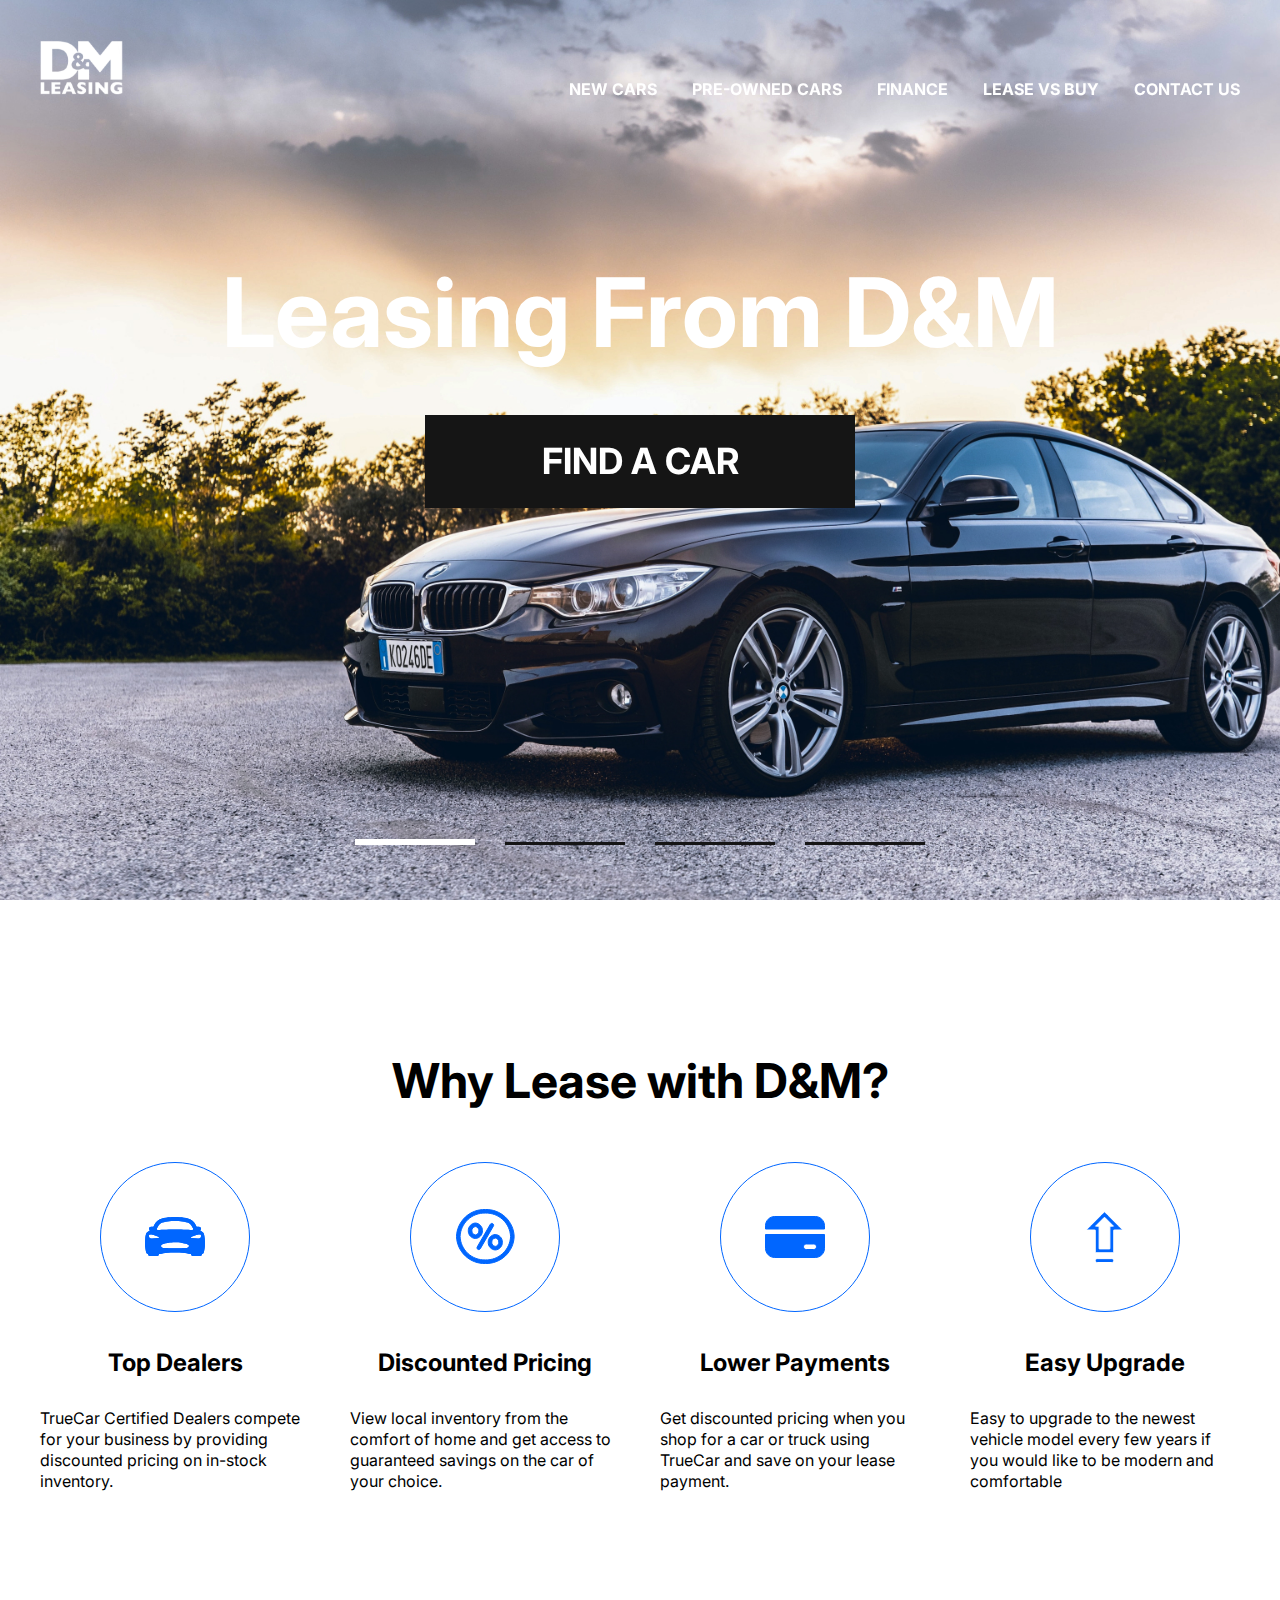
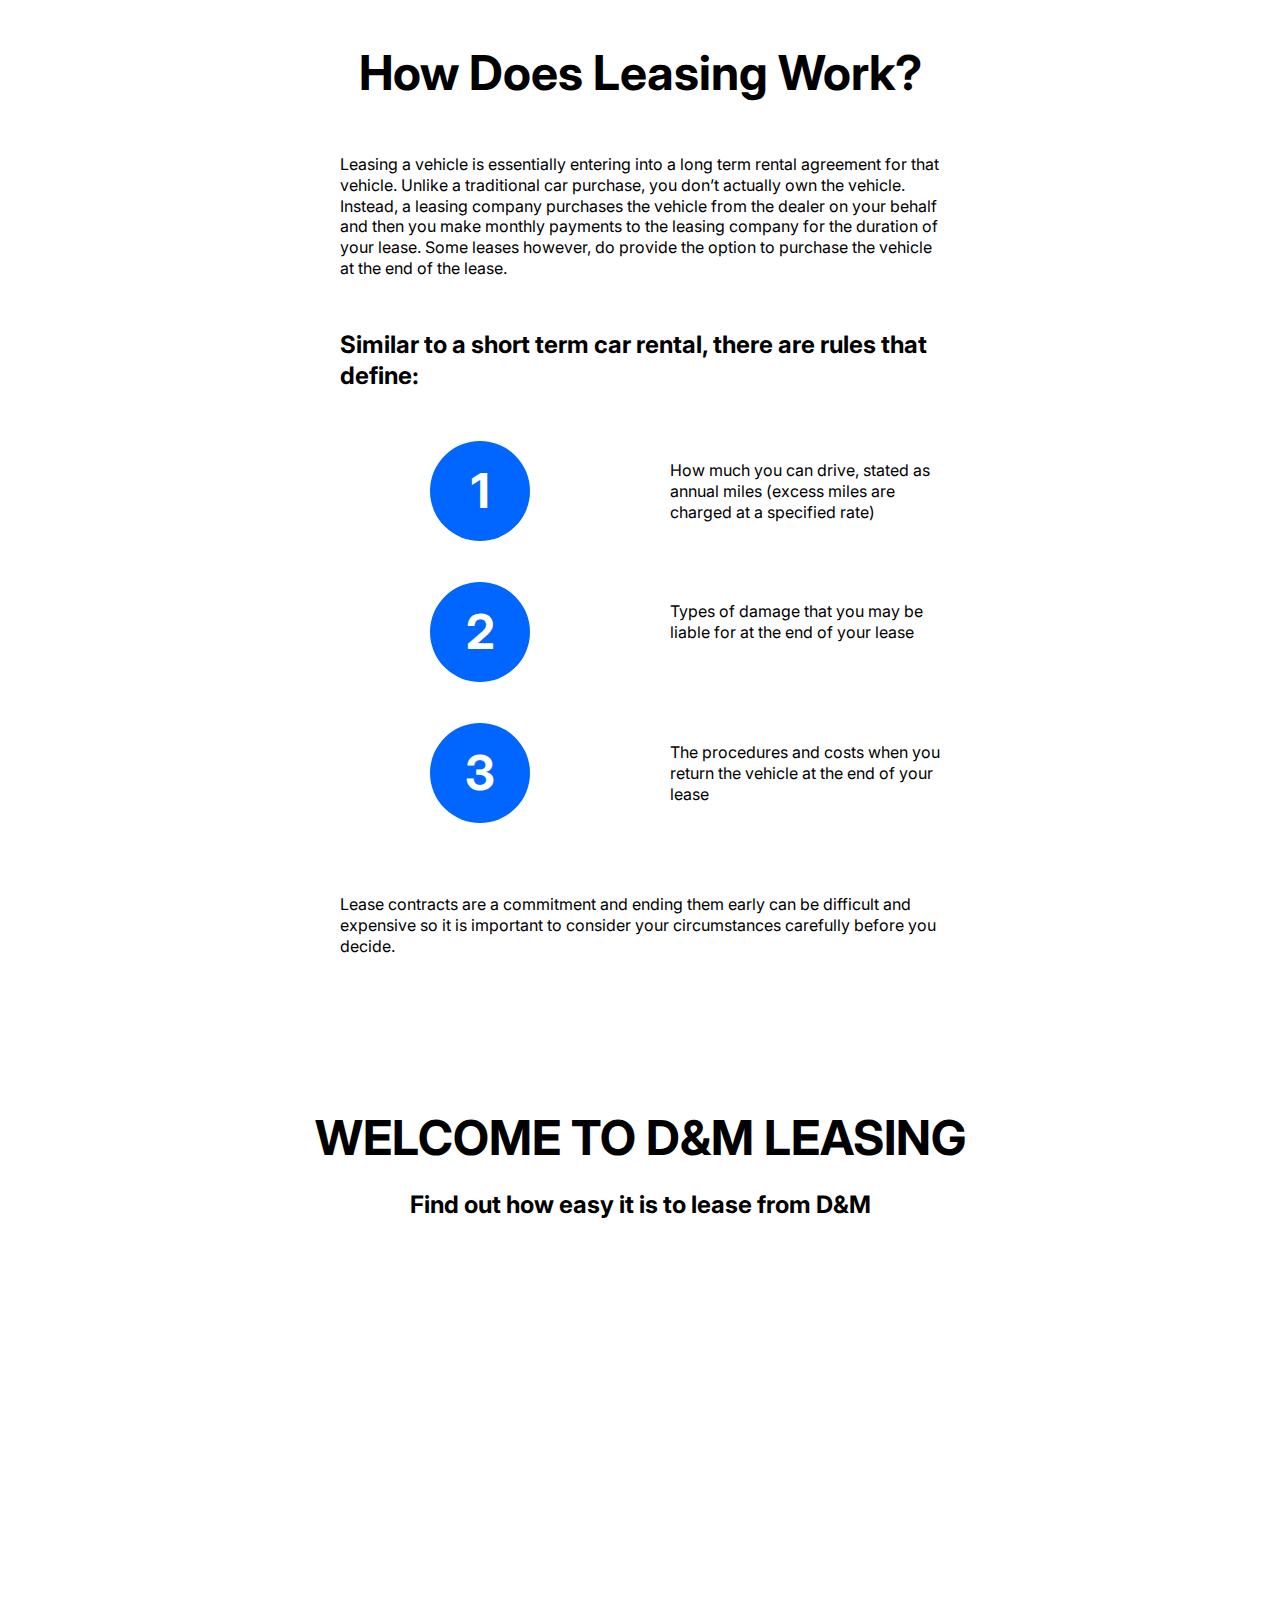
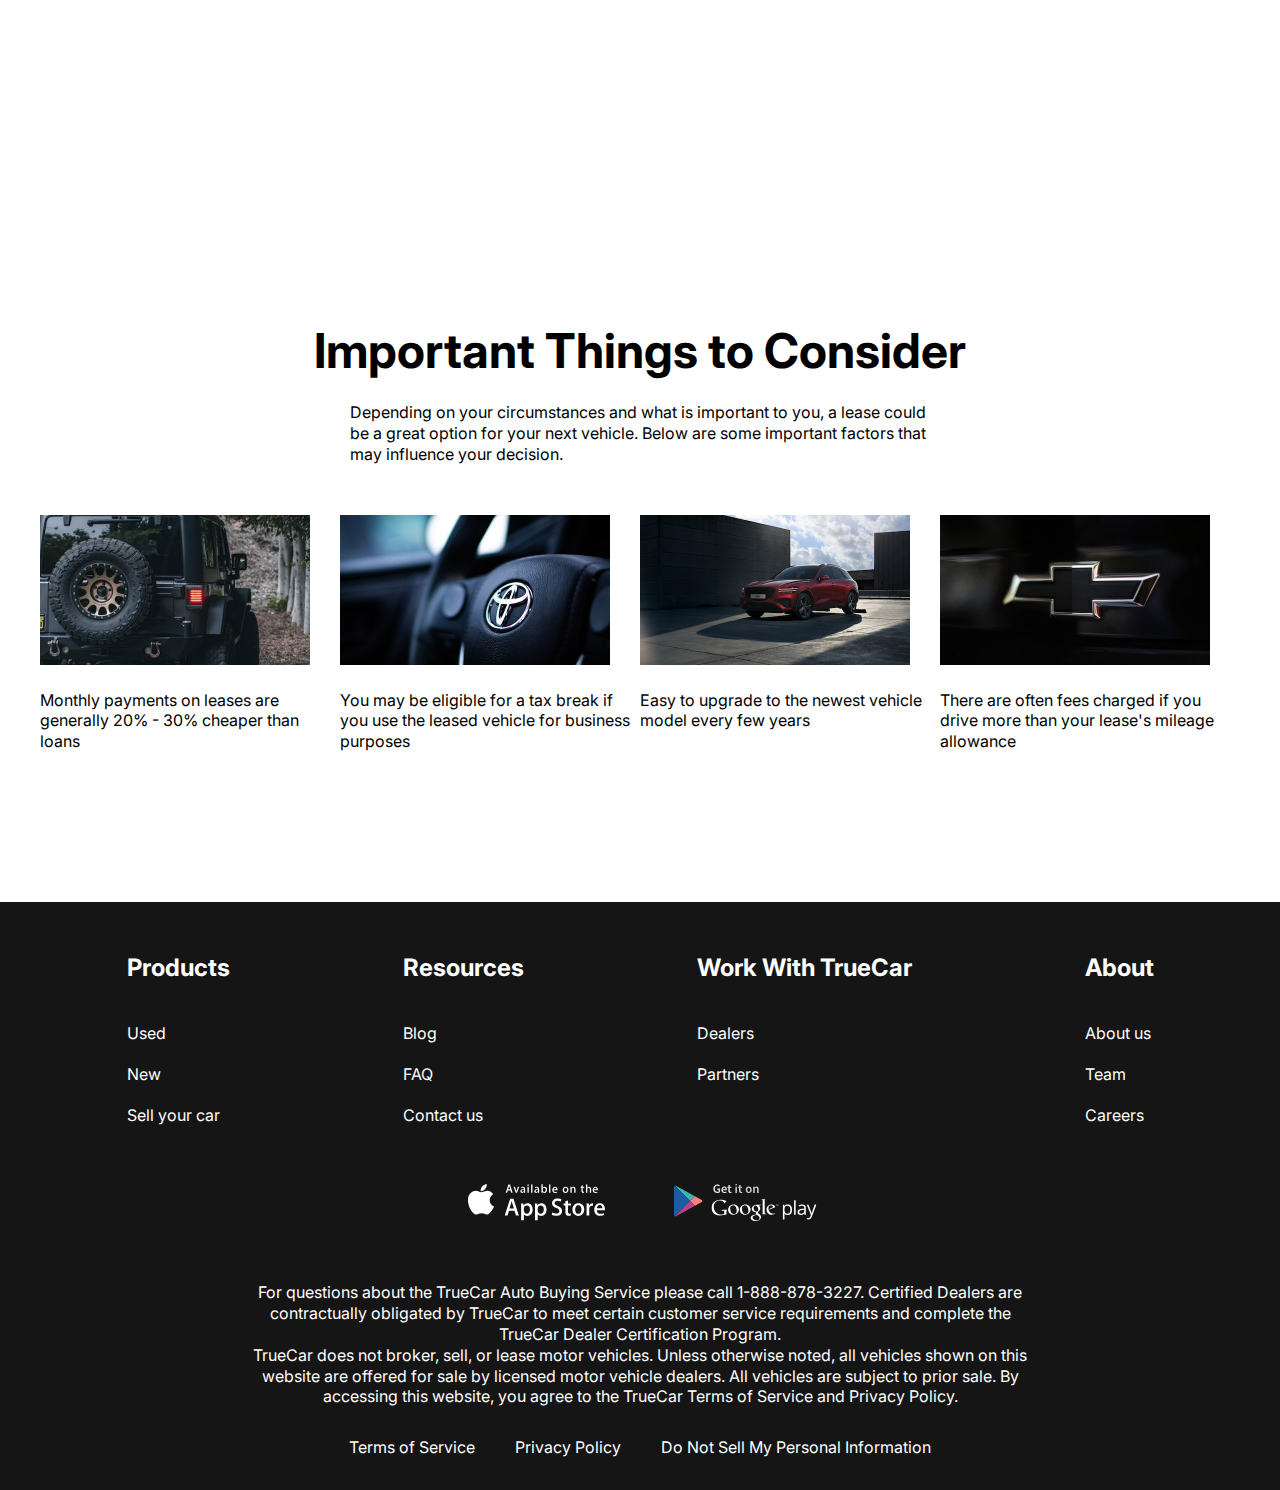
<file: index.html>
<!DOCTYPE html>
<html lang="en">
  <head>
    <meta charset="UTF-8" />
    <meta name="viewport" content="width=device-width, initial-scale=1.0" />
    <title>Document</title>
    <link rel="preconnect" href="https://fonts.googleapis.com" />
    <link rel="preconnect" href="https://fonts.gstatic.com" crossorigin />
    <link
      href="https://fonts.googleapis.com/css2?family=Inter:wght@400;700&display=swap"
      rel="stylesheet"
    />
    <link
      rel="stylesheet"
      href="https://cdn.jsdelivr.net/npm/swiper@10/swiper-bundle.min.css"
    />
    <link rel="stylesheet" href="/css/style.css" />
  </head>
  <body>
    <div class="wrapper">
      <header class="header header-main">
        <div class="container">
          <div class="header__inner">
            <a href="#" class="logo">
              <img src="images/logo.svg" alt="" class="logo__img" />
            </a>
            <nav class="menu">
              <button class="menu__btn">
                <span></span>
                <span></span>
                <span></span>
              </button>
              <ul class="menu__list">
                <li class="menu__list-item">
                  <a href="/new-cars.html" class="menu__list-link">NEW CARS</a>
                </li>
                <li class="menu__list-item">
                  <a href="#" class="menu__list-link">PRE-OWNED CARS</a>
                </li>
                <li class="menu__list-item">
                  <a href="#" class="menu__list-link">FINANCE</a>
                </li>
                <li class="menu__list-item">
                  <a href="#" class="menu__list-link">LEASE VS BUY</a>
                </li>
                <li class="menu__list-item">
                  <a href="contacts.html" class="menu__list-link">CONTACT US</a>
                </li>
              </ul>
            </nav>
          </div>
        </div>
      </header>
      <main class="main">
        <section class="top">
          <div class="container">
            <h1 class="title">Leasing From D&M</h1>
            <a href="new-cars.html" class="top__link"> FIND A CAR </a>
          </div>
        </section>
        <div class="slider">
          <div class="swiper">
            <div class="swiper-wrapper">
              <div
                class="swiper-slide"
                style="background-image: url(images/slide-1.jpg)"
              ></div>
              <div
                class="swiper-slide"
                style="background-image: url(images/slide-2.jpg)"
              ></div>
              <div
                class="swiper-slide"
                style="background-image: url(images/slide-1.jpg)"
              ></div>
              <div
                class="swiper-slide"
                style="background-image: url(images/slide-2.jpg)"
              ></div>
            </div>
            <div class="swiper-pagination"></div>
          </div>
        </div>
        <section class="why-lease">
          <div class="container">
            <h2 class="section-title">Why Lease with D&M?</h2>
            <ul class="why-lease__list">
              <li class="why-lease__item">
                <img
                  class="why-lease__item-img"
                  src="images/why-lease-1.svg"
                  alt=""
                />
                <h3 class="why-lease__item-title">Top Dealers</h3>
                <p class="why-lease__item-text">
                  TrueCar Certified Dealers compete for your business by
                  providing discounted pricing on in-stock inventory.
                </p>
              </li>
              <li class="why-lease__item">
                <img
                  class="why-lease__item-img"
                  src="images/why-lease-2.svg"
                  alt=""
                />
                <h3 class="why-lease__item-title">Discounted Pricing</h3>
                <p class="why-lease__item-text">
                  View local inventory from the comfort of home and get access
                  to guaranteed savings on the car of your choice.
                </p>
              </li>
              <li class="why-lease__item">
                <img
                  class="why-lease__item-img"
                  src="images/why-lease-3.svg"
                  alt=""
                />
                <h3 class="why-lease__item-title">Lower Payments</h3>
                <p class="why-lease__item-text">
                  Get discounted pricing when you shop for a car or truck using
                  TrueCar and save on your lease payment.
                </p>
              </li>
              <li class="why-lease__item">
                <img
                  class="why-lease__item-img"
                  src="images/why-lease-4.svg"
                  alt=""
                />
                <h3 class="why-lease__item-title">Easy Upgrade</h3>
                <p class="why-lease__item-text">
                  Easy to upgrade to the newest vehicle model every few years if
                  you would like to be modern and comfortable
                </p>
              </li>
            </ul>
          </div>
        </section>
        <section class="how-does">
          <div class="container">
            <div class="how-does__inner">
              <h2 class="section-title">How Does Leasing Work?</h2>
              <p class="how-does__text">
                Leasing a vehicle is essentially entering into a long term
                rental agreement for that vehicle. Unlike a traditional car
                purchase, you don’t actually own the vehicle. Instead, a leasing
                company purchases the vehicle from the dealer on your behalf and
                then you make monthly payments to the leasing company for the
                duration of your lease. Some leases however, do provide the
                option to purchase the vehicle at the end of the lease.
              </p>
              <h4 class="how__does-title">
                Similar to a short term car rental, there are rules that define:
              </h4>
              <ol class="how__does-list">
                <li class="how__does-item">
                  How much you can drive, stated as annual miles (excess miles
                  are charged at a specified rate)
                </li>
                <li class="how__does-item">
                  Types of damage that you may be liable for at the end of your
                  lease
                </li>
                <li class="how__does-item">
                  The procedures and costs when you return the vehicle at the
                  end of your lease
                </li>
              </ol>
              <p class="how-does__text">
                Lease contracts are a commitment and ending them early can be
                difficult and expensive so it is important to consider your
                circumstances carefully before you decide.
              </p>
            </div>
          </div>
        </section>
      </main>

      <section class="video">
        <div class="container">
          <h2 class="section-title video__title">WELCOME TO D&M LEASING</h2>
          <p class="video__text">Find out how easy it is to lease from D&M</p>
          <iframe
            class="video__content"
            width="1000"
            height="500"
            src="https://www.youtube.com/embed/NMThdHhrLoM?si=t-do2qtiuDJ4v8va&amp;controls=0"
            title="YouTube video player"
            frameborder="0"
            allow="accelerometer; autoplay; clipboard-write; encrypted-media; gyroscope; picture-in-picture; web-share"
            allowfullscreen
          ></iframe>
        </div>
      </section>
      <section class="important">
        <div class="container">
          <h2 class="section-title important__title">
            Important Things to Consider
          </h2>
          <p class="important__text">
            Depending on your circumstances and what is important to you, a
            lease could be a great option for your next vehicle. Below are some
            important factors that may influence your decision.
          </p>
          <ul class="important__list">
            <li class="important__item">
              <img class="important__item-img" src="images/imp-1.jpg" alt="" />
              <p class="important__item-text">
                Monthly payments on leases are generally 20% - 30% cheaper than
                loans
              </p>
            </li>
            <li class="important__item">
              <img class="important__item-img" src="images/imp-2.jpg" alt="" />
              <p class="important__item-text">
                You may be eligible for a tax break if you use the leased
                vehicle for business purposes
              </p>
            </li>
            <li class="important__item">
              <img class="important__item-img" src="images/imp-3.jpg" alt="" />
              <p class="important__item-text">
                Easy to upgrade to the newest vehicle model every few years
              </p>
            </li>
            <li class="important__item">
              <img class="important__item-img" src="images/imp-4.jpg" alt="" />
              <p class="important__item-text">
                There are often fees charged if you drive more than your lease's
                mileage allowance
              </p>
            </li>
          </ul>
        </div>
      </section>
      <footer class="footer">
        <div class="container">
          <nav class="footer__menu">
            <ul class="footer__menu-list">
              <li class="footer__menu-item">
                <p class="footer__menu-title">Products</p>
              </li>
              <li class="footer__menu-item">
                <a href="#" class="footer__menu-link">Used</a>
              </li>
              <li class="footer__menu-item">
                <a href="#" class="footer__menu-link">New</a>
              </li>
              <li class="footer__menu-item">
                <a href="#" class="footer__menu-link">Sell your car</a>
              </li>
            </ul>
            <ul class="footer__menu-list">
              <li class="footer__menu-item">
                <p class="footer__menu-title">Resources</p>
              </li>
              <li class="footer__menu-item">
                <a href="#" class="footer__menu-link">Blog</a>
              </li>
              <li class="footer__menu-item">
                <a href="#" class="footer__menu-link">FAQ</a>
              </li>
              <li class="footer__menu-item">
                <a href="#" class="footer__menu-link">Contact us</a>
              </li>
            </ul>
            <ul class="footer__menu-list">
              <li class="footer__menu-item">
                <p class="footer__menu-title">Work With TrueCar</p>
              </li>
              <li class="footer__menu-item">
                <a href="#" class="footer__menu-link">Dealers</a>
              </li>
              <li class="footer__menu-item">
                <a href="#" class="footer__menu-link">Partners</a>
              </li>
            </ul>
            <ul class="footer__menu-list">
              <li class="footer__menu-item">
                <p class="footer__menu-title">About</p>
              </li>
              <li class="footer__menu-item">
                <a href="#" class="footer__menu-link">About us</a>
              </li>
              <li class="footer__menu-item">
                <a href="#" class="footer__menu-link">Team</a>
              </li>
              <li class="footer__menu-item">
                <a href="#" class="footer__menu-link">Careers</a>
              </li>
            </ul>
          </nav>
          <ul class="app">
            <li class="app__item">
              <a href="" class="app_item-link">
                <img class="app__item-img" src="images/appstore.svg" alt=""
              /></a>
            </li>
            <li class="app__item">
              <a href="" class="app_item-link">
                <img class="app__item-img" src="images/googleplay.svg" alt=""
              /></a>
            </li>
          </ul>
          <div class="footer__copy">
            <p class="footer__copy-text">
              For questions about the TrueCar Auto Buying Service please call
              1-888-878-3227. Certified Dealers are contractually obligated by
              TrueCar to meet certain customer service requirements and complete
              the TrueCar Dealer Certification Program.
            </p>
            <p class="footer__copy-text">
              TrueCar does not broker, sell, or lease motor vehicles. Unless
              otherwise noted, all vehicles shown on this website are offered
              for sale by licensed motor vehicle dealers. All vehicles are
              subject to prior sale. By accessing this website, you agree to the
              TrueCar Terms of Service and Privacy Policy.
            </p>
          </div>
          <nav class="copy__nav">
            <ul class="copy__nav-list">
              <li class="copy__nav-item">
                <a href="#" class="copy__nav-link">Terms of Service</a>
              </li>
              <li class="copy__nav-item">
                <a href="#" class="copy__nav-link">Privacy Policy</a>
              </li>
              <li class="copy__nav-item">
                <a href="#" class="copy__nav-link"
                  >Do Not Sell My Personal Information</a
                >
              </li>
            </ul>
          </nav>
        </div>
      </footer>
    </div>
    <script src="https://cdn.jsdelivr.net/npm/swiper@10/swiper-bundle.min.js"></script>
    <script src="js/main.js"></script>
  </body>
</html>
</file>
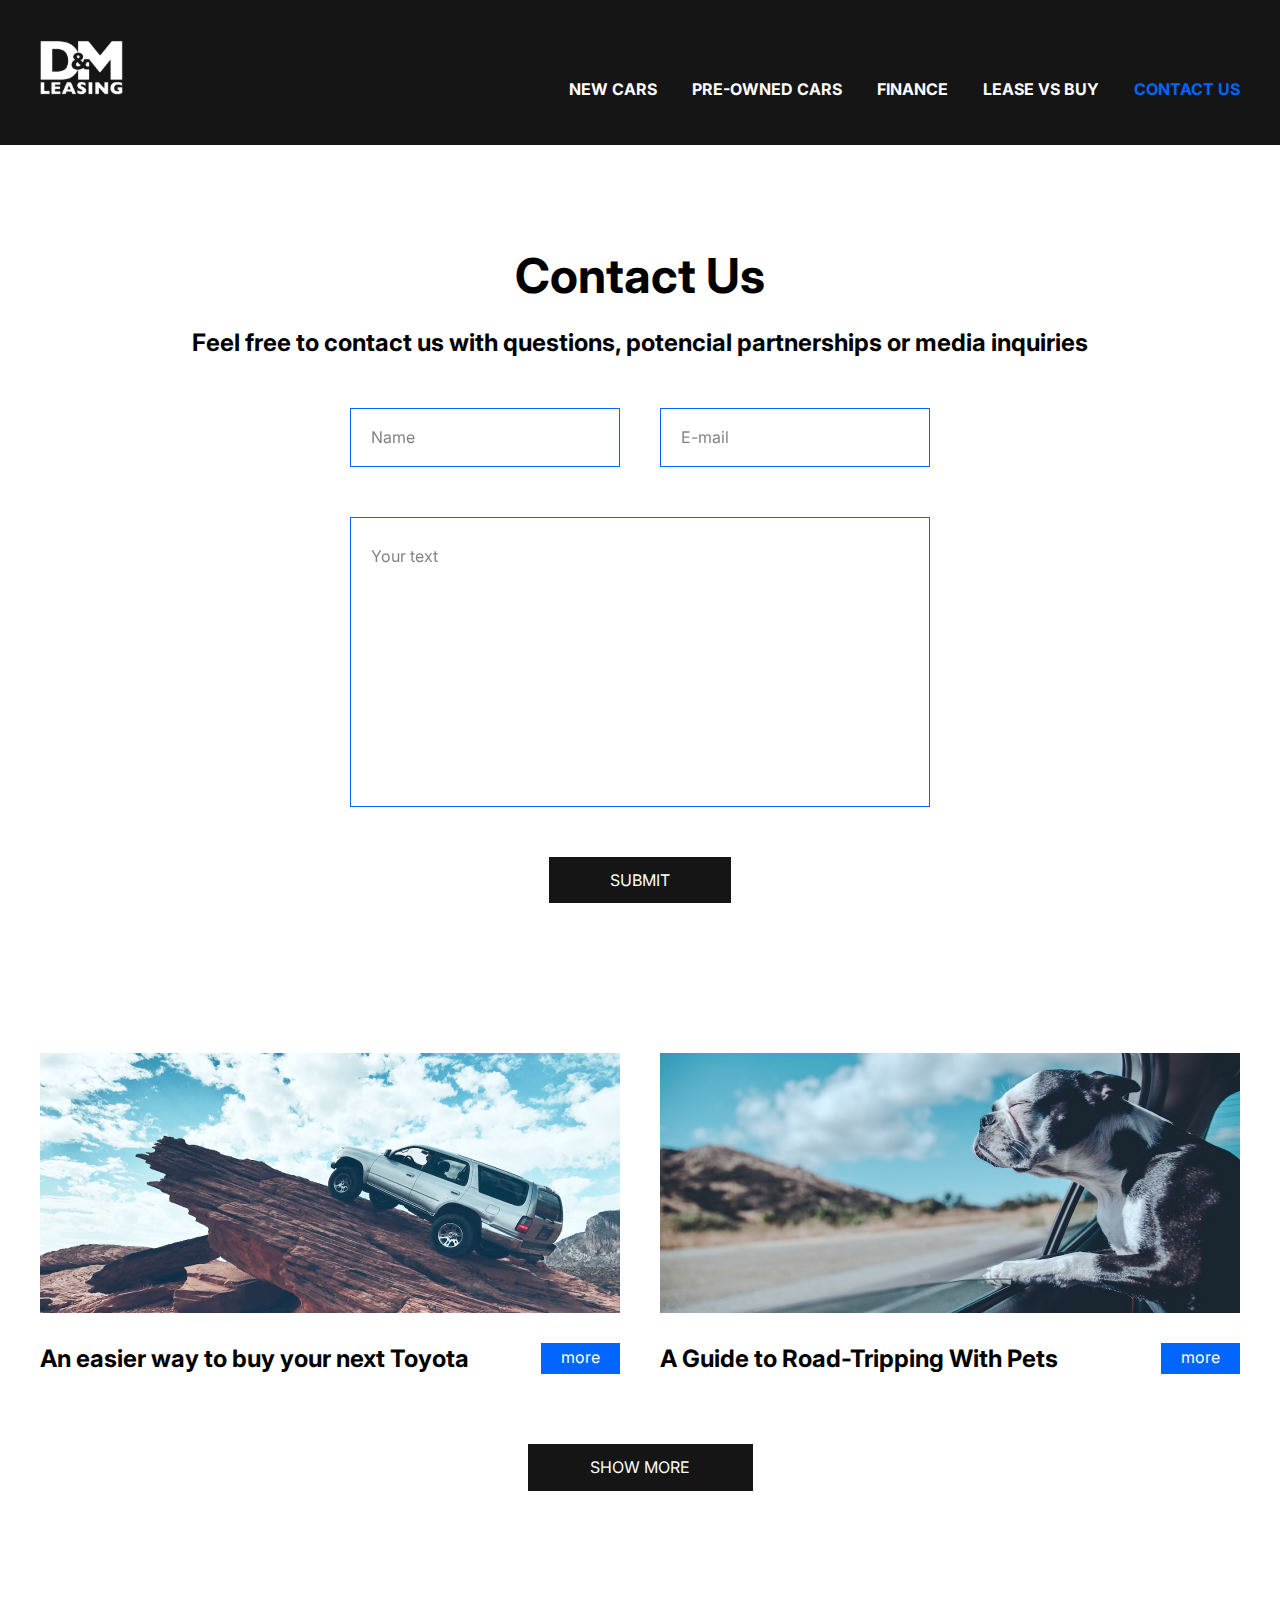
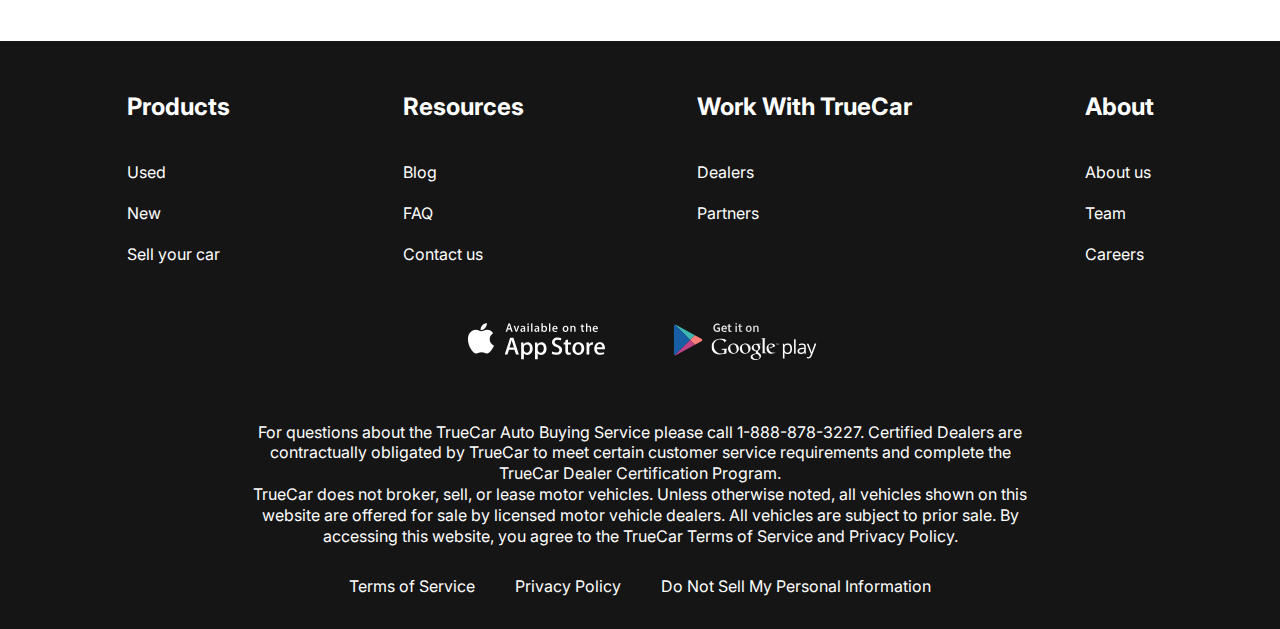
<file: contacts.html>
<!DOCTYPE html>
<html lang="en">
  <head>
    <meta charset="UTF-8" />
    <meta name="viewport" content="width=device-width, initial-scale=1.0" />
    <title>Document</title>
    <link rel="preconnect" href="https://fonts.googleapis.com" />
    <link rel="preconnect" href="https://fonts.gstatic.com" crossorigin />
    <link
      href="https://fonts.googleapis.com/css2?family=Inter:wght@400;700&display=swap"
      rel="stylesheet"
    />
    <link rel="stylesheet" href="/css/style.css" />
  </head>
  <body>
    <div class="wrapper">
      <header class="header">
        <div class="container">
          <div class="header__inner">
            <a href="index.html" class="logo">
              <img src="images/logo.svg" alt="" class="logo__img" />
            </a>
            <nav class="menu">
              <button class="menu__btn">
                <span></span>
                <span></span>
                <span></span>
              </button>
              <ul class="menu__list">
                <li class="menu__list-item">
                  <a href="/new-cars.html" class="menu__list-link">NEW CARS</a>
                </li>
                <li class="menu__list-item">
                  <a href="#" class="menu__list-link">PRE-OWNED CARS</a>
                </li>
                <li class="menu__list-item">
                  <a href="#" class="menu__list-link">FINANCE</a>
                </li>
                <li class="menu__list-item">
                  <a href="#" class="menu__list-link">LEASE VS BUY</a>
                </li>
                <li class="menu__list-item">
                  <a href="#" class="menu__list-link menu__list-link--active"
                    >CONTACT US</a
                  >
                </li>
              </ul>
            </nav>
          </div>
        </div>
      </header>
      <main class="main">
        <section class="contacts">
          <div class="container">
            <h2 class="section-title contacts__title">Contact Us</h2>
            <p class="contacts__text">
              Feel free to contact us with questions, potencial partnerships or
              media inquiries
            </p>
            <form action="#" class="form">
              <input type="text" class="form__input" placeholder="Name" />
              <input type="email" class="form__input" placeholder="E-mail" />
              <textarea
                class="form__textarea"
                placeholder="Your text"
              ></textarea>
              <button class="form__btn" type="submit">SUBMIT</button>
            </form>
          </div>
        </section>
        <section class="blog">
          <div class="container">
            <div class="blog__items">
              <div class="blog__item">
                <img class="blog__item-img" src="images/blog-1.jpg" alt="" />
                <h4 class="blog__item-title">
                  An easier way to buy your next Toyota
                </h4>
                <a href="#" class="blog__item-link">more</a>
              </div>
              <div class="blog__item">
                <img class="blog__item-img" src="images/blog-2.jpg" alt="" />
                <h4 class="blog__item-title">
                  A Guide to Road-Tripping With Pets
                </h4>
                <a href="#" class="blog__item-link">more</a>
              </div>
            </div>
            <a href="#" class="showmore-link">SHOW MORE</a>
          </div>
        </section>
      </main>
      <footer class="footer">
        <div class="container">
          <nav class="footer__menu">
            <ul class="footer__menu-list">
              <li class="footer__menu-item">
                <p class="footer__menu-title">Products</p>
              </li>
              <li class="footer__menu-item">
                <a href="#" class="footer__menu-link">Used</a>
              </li>
              <li class="footer__menu-item">
                <a href="#" class="footer__menu-link">New</a>
              </li>
              <li class="footer__menu-item">
                <a href="#" class="footer__menu-link">Sell your car</a>
              </li>
            </ul>
            <ul class="footer__menu-list">
              <li class="footer__menu-item">
                <p class="footer__menu-title">Resources</p>
              </li>
              <li class="footer__menu-item">
                <a href="#" class="footer__menu-link">Blog</a>
              </li>
              <li class="footer__menu-item">
                <a href="#" class="footer__menu-link">FAQ</a>
              </li>
              <li class="footer__menu-item">
                <a href="#" class="footer__menu-link">Contact us</a>
              </li>
            </ul>
            <ul class="footer__menu-list">
              <li class="footer__menu-item">
                <p class="footer__menu-title">Work With TrueCar</p>
              </li>
              <li class="footer__menu-item">
                <a href="#" class="footer__menu-link">Dealers</a>
              </li>
              <li class="footer__menu-item">
                <a href="#" class="footer__menu-link">Partners</a>
              </li>
            </ul>
            <ul class="footer__menu-list">
              <li class="footer__menu-item">
                <p class="footer__menu-title">About</p>
              </li>
              <li class="footer__menu-item">
                <a href="#" class="footer__menu-link">About us</a>
              </li>
              <li class="footer__menu-item">
                <a href="#" class="footer__menu-link">Team</a>
              </li>
              <li class="footer__menu-item">
                <a href="#" class="footer__menu-link">Careers</a>
              </li>
            </ul>
          </nav>
          <ul class="app">
            <li class="app__item">
              <a href="" class="app_item-link">
                <img class="app__item-img" src="images/appstore.svg" alt=""
              /></a>
            </li>
            <li class="app__item">
              <a href="" class="app_item-link">
                <img class="app__item-img" src="images/googleplay.svg" alt=""
              /></a>
            </li>
          </ul>
          <div class="footer__copy">
            <p class="footer__copy-text">
              For questions about the TrueCar Auto Buying Service please call
              1-888-878-3227. Certified Dealers are contractually obligated by
              TrueCar to meet certain customer service requirements and complete
              the TrueCar Dealer Certification Program.
            </p>
            <p class="footer__copy-text">
              TrueCar does not broker, sell, or lease motor vehicles. Unless
              otherwise noted, all vehicles shown on this website are offered
              for sale by licensed motor vehicle dealers. All vehicles are
              subject to prior sale. By accessing this website, you agree to the
              TrueCar Terms of Service and Privacy Policy.
            </p>
          </div>
          <nav class="copy__nav">
            <ul class="copy__nav-list">
              <li class="copy__nav-item">
                <a href="#" class="copy__nav-link">Terms of Service</a>
              </li>
              <li class="copy__nav-item">
                <a href="#" class="copy__nav-link">Privacy Policy</a>
              </li>
              <li class="copy__nav-item">
                <a href="#" class="copy__nav-link"
                  >Do Not Sell My Personal Information</a
                >
              </li>
            </ul>
          </nav>
        </div>
      </footer>
    </div>
    <script src="js/main.js"></script>
  </body>
</html>
</file>
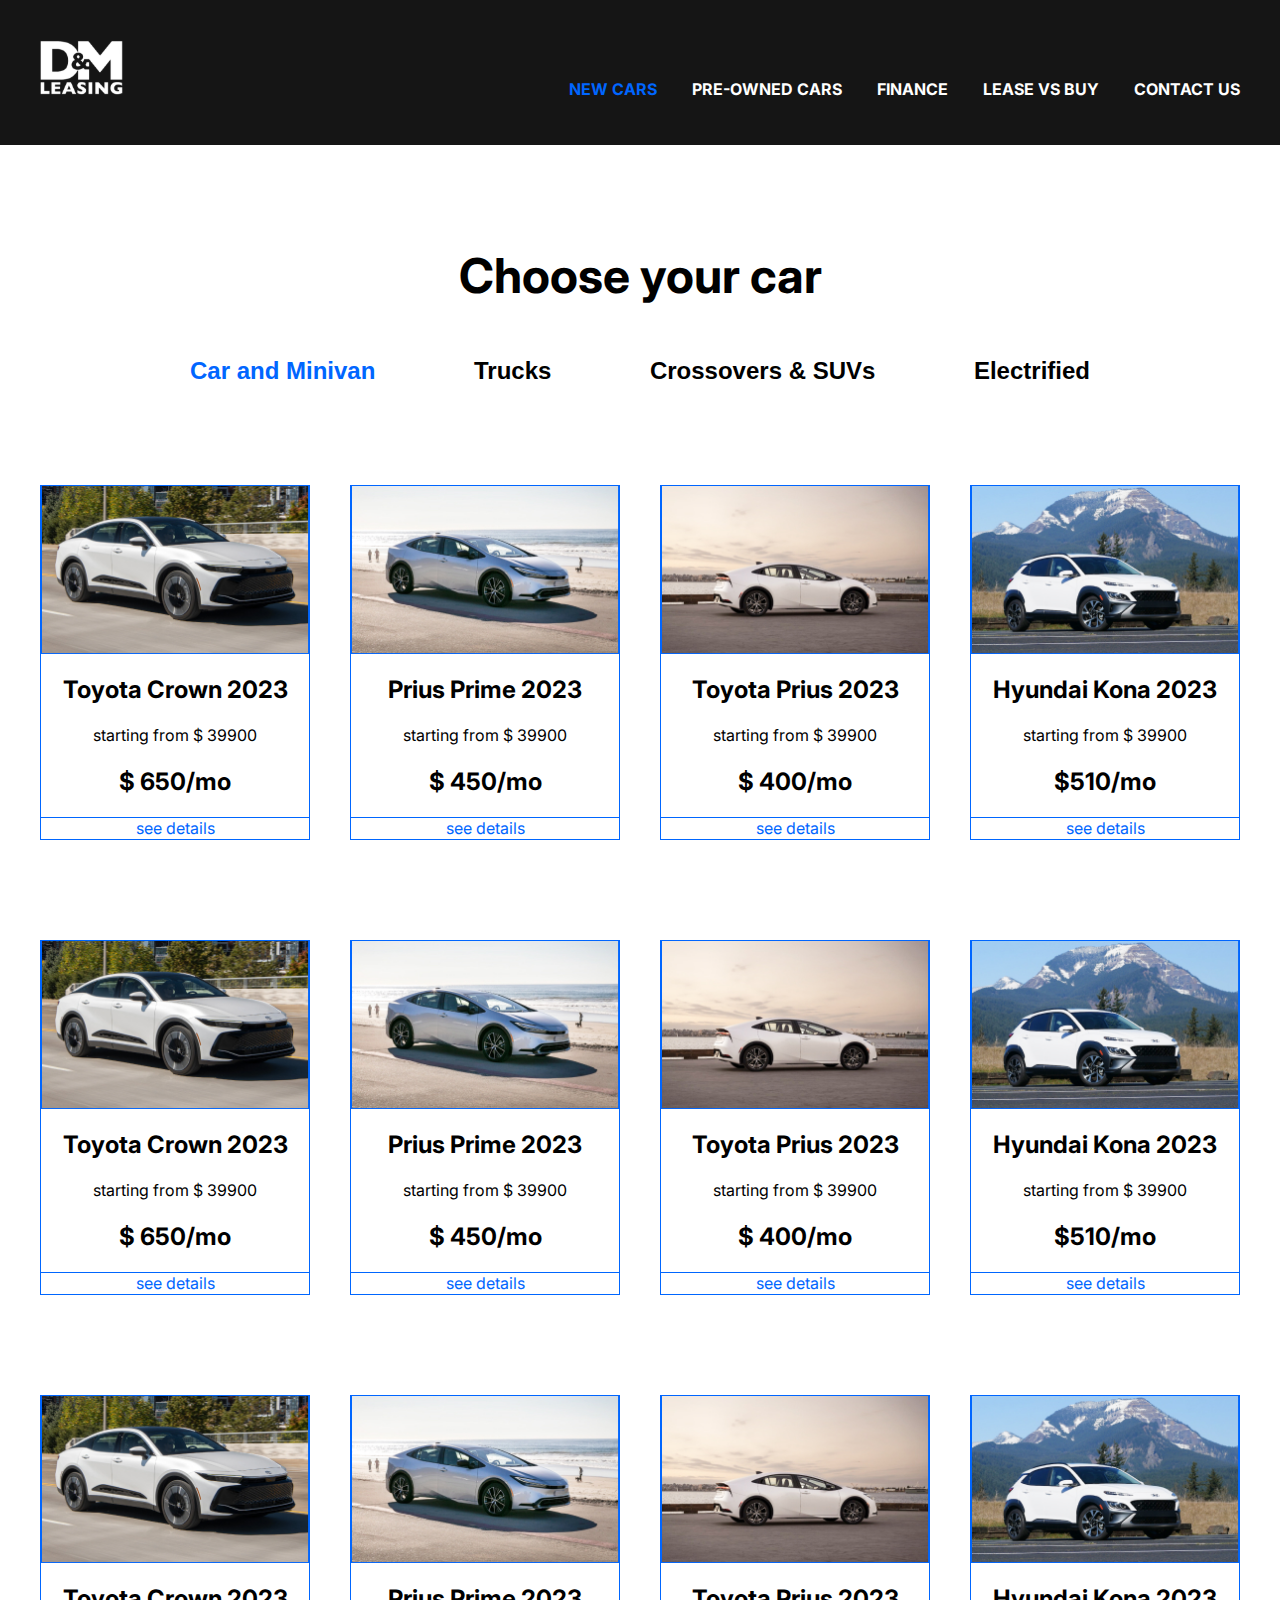
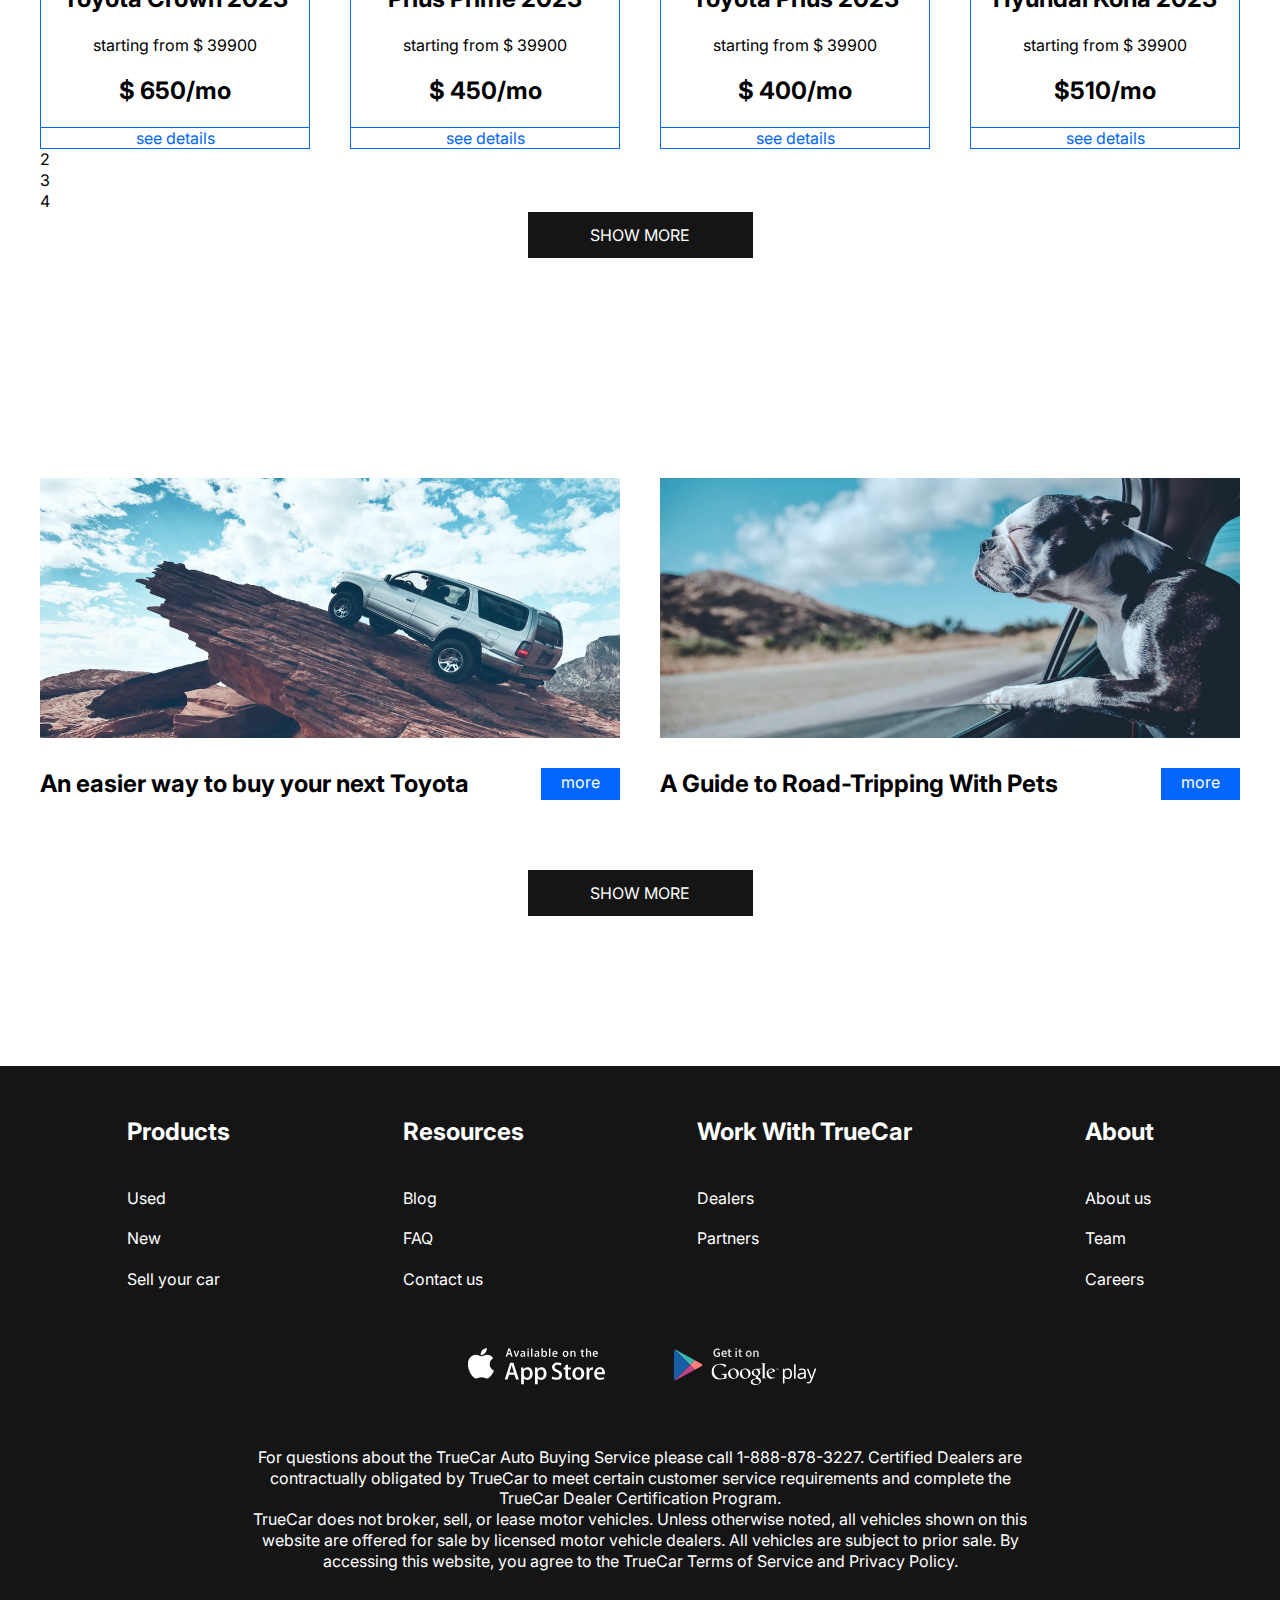
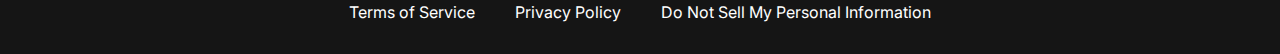
<file: new-cars.html>
<!DOCTYPE html>
<html lang="en">
  <head>
    <meta charset="UTF-8" />
    <meta name="viewport" content="width=device-width, initial-scale=1.0" />
    <title>Document</title>
    <link rel="preconnect" href="https://fonts.googleapis.com" />
    <link rel="preconnect" href="https://fonts.gstatic.com" crossorigin />
    <link
      href="https://fonts.googleapis.com/css2?family=Inter:wght@400;700&display=swap"
      rel="stylesheet"
    />
    <link rel="stylesheet" href="/css/style.css" />
  </head>
  <body>
    <div class="wrapper">
      <header class="header">
        <div class="container">
          <div class="header__inner">
            <a href="index.html" class="logo">
              <img src="images/logo.svg" alt="" class="logo__img" />
            </a>
            <nav class="menu">
              <button class="menu__btn">
                <span></span>
                <span></span>
                <span></span>
              </button>
              <ul class="menu__list">
                <li class="menu__list-item">
                  <a href="#" class="menu__list-link menu__list-link--active"
                    >NEW CARS</a
                  >
                </li>
                <li class="menu__list-item">
                  <a href="#" class="menu__list-link">PRE-OWNED CARS</a>
                </li>
                <li class="menu__list-item">
                  <a href="#" class="menu__list-link">FINANCE</a>
                </li>
                <li class="menu__list-item">
                  <a href="#" class="menu__list-link">LEASE VS BUY</a>
                </li>
                <li class="menu__list-item">
                  <a href="contacts.html" class="menu__list-link">CONTACT US</a>
                </li>
              </ul>
            </nav>
          </div>
        </div>
      </header>
      <main class="main">
        <section class="choose">
          <div class="container">
            <h2 class="section-title">Choose your car</h2>
            <div class="tabs">
              <div class="tabs__btn">
                <button
                  class="tabs__btn-item tabs__btn-item--active"
                  data-button="content-1"
                >
                  Car and Minivan
                </button>
                <button class="tabs__btn-item" data-button="content-2">
                  Trucks
                </button>
                <button class="tabs__btn-item" data-button="content-3">
                  Crossovers & SUVs
                </button>
                <button class="tabs__btn-item" data-button="content-4">
                  Electrified
                </button>
              </div>
              <div class="tabs__content">
                <div
                  class="tabs__content-item tabs__content-item--active"
                  id="content-1"
                >
                  <div class="card">
                    <div class="card__content">
                      <img class="card__img" src="images/card-1.jpg" alt="" />
                      <h4 class="card__title">Toyota Crown 2023</h4>
                      <p class="card__text">starting from $ 39900</p>
                      <p class="card__price">$ 650/mo</p>
                    </div>
                    <a href="#" class="card__link">see details</a>
                  </div>
                  <div class="card">
                    <div class="card__content">
                      <img class="card__img" src="images/card-2.jpg" alt="" />
                      <h4 class="card__title">Prius Prime 2023</h4>
                      <p class="card__text">starting from $ 39900</p>
                      <p class="card__price">$ 450/mo</p>
                    </div>
                    <a href="#" class="card__link">see details</a>
                  </div>
                  <div class="card">
                    <div class="card__content">
                      <img class="card__img" src="images/card-3.jpg" alt="" />
                      <h4 class="card__title">Toyota Prius 2023</h4>
                      <p class="card__text">starting from $ 39900</p>
                      <p class="card__price">$ 400/mo</p>
                    </div>
                    <a href="#" class="card__link">see details</a>
                  </div>
                  <div class="card">
                    <div class="card__content">
                      <img class="card__img" src="images/card-4.jpg" alt="" />
                      <h4 class="card__title">Hyundai Kona 2023</h4>
                      <p class="card__text">starting from $ 39900</p>
                      <p class="card__price">$510/mo</p>
                    </div>
                    <a href="#" class="card__link">see details</a>
                  </div>
                  <div class="card">
                    <div class="card__content">
                      <img class="card__img" src="images/card-1.jpg" alt="" />
                      <h4 class="card__title">Toyota Crown 2023</h4>
                      <p class="card__text">starting from $ 39900</p>
                      <p class="card__price">$ 650/mo</p>
                    </div>
                    <a href="#" class="card__link">see details</a>
                  </div>
                  <div class="card">
                    <div class="card__content">
                      <img class="card__img" src="images/card-2.jpg" alt="" />
                      <h4 class="card__title">Prius Prime 2023</h4>
                      <p class="card__text">starting from $ 39900</p>
                      <p class="card__price">$ 450/mo</p>
                    </div>
                    <a href="#" class="card__link">see details</a>
                  </div>
                  <div class="card">
                    <div class="card__content">
                      <img class="card__img" src="images/card-3.jpg" alt="" />
                      <h4 class="card__title">Toyota Prius 2023</h4>
                      <p class="card__text">starting from $ 39900</p>
                      <p class="card__price">$ 400/mo</p>
                    </div>
                    <a href="#" class="card__link">see details</a>
                  </div>
                  <div class="card">
                    <div class="card__content">
                      <img class="card__img" src="images/card-4.jpg" alt="" />
                      <h4 class="card__title">Hyundai Kona 2023</h4>
                      <p class="card__text">starting from $ 39900</p>
                      <p class="card__price">$510/mo</p>
                    </div>
                    <a href="#" class="card__link">see details</a>
                  </div>
                  <div class="card">
                    <div class="card__content">
                      <img class="card__img" src="images/card-1.jpg" alt="" />
                      <h4 class="card__title">Toyota Crown 2023</h4>
                      <p class="card__text">starting from $ 39900</p>
                      <p class="card__price">$ 650/mo</p>
                    </div>
                    <a href="#" class="card__link">see details</a>
                  </div>
                  <div class="card">
                    <div class="card__content">
                      <img class="card__img" src="images/card-2.jpg" alt="" />
                      <h4 class="card__title">Prius Prime 2023</h4>
                      <p class="card__text">starting from $ 39900</p>
                      <p class="card__price">$ 450/mo</p>
                    </div>
                    <a href="#" class="card__link">see details</a>
                  </div>
                  <div class="card">
                    <div class="card__content">
                      <img class="card__img" src="images/card-3.jpg" alt="" />
                      <h4 class="card__title">Toyota Prius 2023</h4>
                      <p class="card__text">starting from $ 39900</p>
                      <p class="card__price">$ 400/mo</p>
                    </div>
                    <a href="#" class="card__link">see details</a>
                  </div>
                  <div class="card">
                    <div class="card__content">
                      <img class="card__img" src="images/card-4.jpg" alt="" />
                      <h4 class="card__title">Hyundai Kona 2023</h4>
                      <p class="card__text">starting from $ 39900</p>
                      <p class="card__price">$510/mo</p>
                    </div>
                    <a href="#" class="card__link">see details</a>
                  </div>
                </div>
                <div
                  class="tabs__content-item tabs__content-item--active"
                  id="content-2"
                >
                  2
                </div>
                <div
                  class="tabs__content-item tabs__content-item--active"
                  id="content-3"
                >
                  3
                </div>
                <div
                  class="tabs__content-item tabs__content-item--active"
                  id="content-4"
                >
                  4
                </div>
                <a href="#" class="showmore-link">SHOW MORE</a>
              </div>
            </div>
          </div>
        </section>
        <section class="blog">
          <div class="container">
            <div class="blog__items">
              <div class="blog__item">
                <img class="blog__item-img" src="images/blog-1.jpg" alt="" />
                <h4 class="blog__item-title">
                  An easier way to buy your next Toyota
                </h4>
                <a href="#" class="blog__item-link">more</a>
              </div>
              <div class="blog__item">
                <img class="blog__item-img" src="images/blog-2.jpg" alt="" />
                <h4 class="blog__item-title">
                  A Guide to Road-Tripping With Pets
                </h4>
                <a href="#" class="blog__item-link">more</a>
              </div>
            </div>
            <a href="#" class="showmore-link">SHOW MORE</a>
          </div>
        </section>
      </main>
      <footer class="footer">
        <div class="container">
          <nav class="footer__menu">
            <ul class="footer__menu-list">
              <li class="footer__menu-item">
                <p class="footer__menu-title">Products</p>
              </li>
              <li class="footer__menu-item">
                <a href="#" class="footer__menu-link">Used</a>
              </li>
              <li class="footer__menu-item">
                <a href="#" class="footer__menu-link">New</a>
              </li>
              <li class="footer__menu-item">
                <a href="#" class="footer__menu-link">Sell your car</a>
              </li>
            </ul>
            <ul class="footer__menu-list">
              <li class="footer__menu-item">
                <p class="footer__menu-title">Resources</p>
              </li>
              <li class="footer__menu-item">
                <a href="#" class="footer__menu-link">Blog</a>
              </li>
              <li class="footer__menu-item">
                <a href="#" class="footer__menu-link">FAQ</a>
              </li>
              <li class="footer__menu-item">
                <a href="#" class="footer__menu-link">Contact us</a>
              </li>
            </ul>
            <ul class="footer__menu-list">
              <li class="footer__menu-item">
                <p class="footer__menu-title">Work With TrueCar</p>
              </li>
              <li class="footer__menu-item">
                <a href="#" class="footer__menu-link">Dealers</a>
              </li>
              <li class="footer__menu-item">
                <a href="#" class="footer__menu-link">Partners</a>
              </li>
            </ul>
            <ul class="footer__menu-list">
              <li class="footer__menu-item">
                <p class="footer__menu-title">About</p>
              </li>
              <li class="footer__menu-item">
                <a href="#" class="footer__menu-link">About us</a>
              </li>
              <li class="footer__menu-item">
                <a href="#" class="footer__menu-link">Team</a>
              </li>
              <li class="footer__menu-item">
                <a href="#" class="footer__menu-link">Careers</a>
              </li>
            </ul>
          </nav>
          <ul class="app">
            <li class="app__item">
              <a href="" class="app_item-link">
                <img class="app__item-img" src="images/appstore.svg" alt=""
              /></a>
            </li>
            <li class="app__item">
              <a href="" class="app_item-link">
                <img class="app__item-img" src="images/googleplay.svg" alt=""
              /></a>
            </li>
          </ul>
          <div class="footer__copy">
            <p class="footer__copy-text">
              For questions about the TrueCar Auto Buying Service please call
              1-888-878-3227. Certified Dealers are contractually obligated by
              TrueCar to meet certain customer service requirements and complete
              the TrueCar Dealer Certification Program.
            </p>
            <p class="footer__copy-text">
              TrueCar does not broker, sell, or lease motor vehicles. Unless
              otherwise noted, all vehicles shown on this website are offered
              for sale by licensed motor vehicle dealers. All vehicles are
              subject to prior sale. By accessing this website, you agree to the
              TrueCar Terms of Service and Privacy Policy.
            </p>
          </div>
          <nav class="copy__nav">
            <ul class="copy__nav-list">
              <li class="copy__nav-item">
                <a href="#" class="copy__nav-link">Terms of Service</a>
              </li>
              <li class="copy__nav-item">
                <a href="#" class="copy__nav-link">Privacy Policy</a>
              </li>
              <li class="copy__nav-item">
                <a href="#" class="copy__nav-link"
                  >Do Not Sell My Personal Information</a
                >
              </li>
            </ul>
          </nav>
        </div>
      </footer>
    </div>
    <script src="js/main.js"></script>
  </body>
</html>
</file>
<file: css/style.css>
html {
  box-sizing: border-box;
}

*,
*::after,
*::before {
  box-sizing: inherit;
  margin: 0;
  padding: 0;
}

html,
body {
  height: 100%;
}

ul {
  list-style: none;
}

a {
  text-decoration: none;
  color: inherit;
}

.section-title {
  margin-bottom: 50px;
  font-size: 48px;
  font-weight: 700;
  text-align: center;
}

.wrapper {
  min-height: 100%;
  display: flex;
  flex-direction: column;
}

.container {
  max-width: 1220px;
  margin: 0 auto;
  padding: 0 10px;
}

body {
  font-family: "Inter", sans-serif;
  font-size: 16px;
  font-weight: 400;
  line-height: 1.3;
}
/* Другие страницы */
.header {
  background-color: #151515;
}

/* Главная страница INDEX */
.header-main {
  background-color: transparent;
  position: absolute;
  /* может быть баг и ссылки не работать , нужно увеличить zindex */
  z-index: 10;
  left: 0;
  right: 0;
}

.header__inner {
  padding-top: 40px;
  padding-bottom: 45px;
  display: flex;
  justify-content: space-between;
  align-items: flex-end;
}

.menu__list {
  display: flex;
  gap: 35px;
}

.menu__list-link {
  color: #fff;
  text-transform: uppercase;
  font-weight: 700;
}

/* модификатор для подсветки ссылки когда на её страницы */
.menu__list-link--active {
  color: #0066ff;
}

.footer {
  background-color: #151515;
  padding: 50px 0 32px;
  color: #fff;
}

.footer__menu {
  display: flex;
  justify-content: space-around;
  margin-bottom: 50px;
}

.footer__menu-list {
  max-width: 250px;
}

.footer__menu-title {
  font-size: 24px;
  font-weight: 700;
  padding-bottom: 20px;
}

.footer__menu-item + .footer__menu-item {
  padding-top: 20px;
}

.app {
  display: flex;
  justify-content: center;
  gap: 40px;
  margin-bottom: 52px;
}

.footer__copy {
  max-width: 800px;
  margin: 0 auto 30px;
  text-align: center;
}

.copy__nav-list {
  display: flex;
  justify-content: center;
  gap: 40px;
}

.main {
  flex-grow: 1;
}

.top {
  color: #fff;
  text-align: center;
  padding-top: 250px;
  padding-bottom: 50px;
  position: absolute;
  z-index: 5;
  left: 0;
  right: 0;
}

.title {
  padding-bottom: 40px;
  font-size: 96px;
  font-weight: 700;
}

.top__link {
  background-color: #151515;
  padding: 23px;
  max-width: 430px;
  /* Что бы появилась ширина нужно еше в низу дописать */
  width: 100%;
  display: inline-block;
  text-transform: uppercase;
  font-size: 36px;
  font-weight: 700;
}

// для настройки обложки с затемнением картинок
/* не работает затемнение */
.swiper::after {
  content: "";
  background: rgba(21, 21, 21, 0.3);
  position: absolute;
  z-index: 5;
  /* растянуть на весь экран */
  left: 0;
  right: 0;
  bottom: 0;
  top: 0;
}

/* тут стоят картинки и тут они настраиваются размеры и прочее */
.swiper-slide {
  background-repeat: no-repeat;
  /* cover что бы заполняла пространство */
  background-size: cover;
  /* позиционирование */
  background-position: center center;
  height: 100vh;
}

.swiper-pagination-bullet {
  width: 120px;
  height: 3px;
  background-color: #151515;
  /* мешает поставленный стиль его убираем */
  border-radius: 0;
  opacity: 1;
  margin: 0 15px !important;
}

.swiper-pagination-bullets.swiper-pagination-horizontal {
  bottom: 50px;
}

.swiper-pagination-bullet-active {
  height: 6px;
  background-color: #fff;
}

/* Секция why-lease */

.why-lease {
  padding: 150px 0px;
}

.why-lease__list {
  display: grid;
  grid-template-columns: repeat(4, 1fr);
  gap: 40px;
  text-align: center;
}

.why-lease__item-img {
  margin-bottom: 30px;
}

.why-lease__item-title {
  margin-bottom: 30px;
  font-size: 24px;
  font-weight: 700;
}

.why-lease__item-text {
  text-align: left;
}

.how-does {
  padding-bottom: 150px;
}

.how-does__inner {
  max-width: 600px;
  margin: 0 auto;
}

.how__does-title {
  font-size: 24px;
  font-weight: 700;
  padding-top: 50px;
}

.how__does-list {
  padding: 50px 0 70px;
  /* Стиль OL  достучался до цифр*/
  counter-reset: myCounter;
}

/* Убрать базовую нумерацию потом позицианирую */
.how__does-item {
  list-style-type: none;
  width: 270px;
  position: relative;
  margin-left: auto;
  /* когда все полетело в дребезги пишем boxsizing */
  box-sizing: content-box;
  padding: 19px 0 19px 240px;
  /* у кадого элемента своя высота и тут задаем */
  min-height: 63px;
}
/* что бы у первого не было а у остальных было */
.how__does-item + .how__does-item {
  margin-top: 40px;
}

.how__does-item::before {
  counter-increment: myCounter;
  content: counter(myCounter);
  display: flex;
  justify-content: center;
  align-items: center;
  background-color: #0066ff;
  font-size: 48px;
  font-weight: 700;
  width: 100px;
  height: 100px;
  border-radius: 50%;
  color: #fff;
  position: absolute;
  left: 0;
  top: 0;
}

/* Vidio секция */

.video {
  padding-bottom: 150px;
}

.video__title {
  margin-bottom: 20px;
}

.video__text {
  font-size: 24px;
  font-weight: 700;
  margin-bottom: 50px;
  text-align: center;
}

/* Нюанс тег iframe не блочный и надо сделать блочным что бы можно было вырвнить */
.video__content {
  margin: 0 auto;
  display: block;
}

/* Секция important */

.important {
  padding-bottom: 150px;
}

.important__title {
  margin-bottom: 20px;
}

.important__text {
  max-width: 580px;
  margin: 0 auto 50px;
}

.important__list {
  display: grid;
  grid-template-columns: repeat(4, 1fr);
}

.important__item-img {
  margin-bottom: 20px;
}

.contacts {
  padding: 100px 0 150px;
}

.contacts__title {
  margin-bottom: 20px;
}

.contacts__text {
  text-align: center;
  font-weight: 700;
  font-size: 24px;
  margin-bottom: 50px;
  padding: 0 100px;
}

.form {
  max-width: 580px;
  margin: 0 auto;
  display: flex;
  justify-content: space-between;
  /* что бы могли переноситься если им мало места */
  flex-wrap: wrap;
}

/* для того что бы обраться к placeholder и не было проблем с базовыми настройками */

.form__input {
  width: 270px;
  padding: 18px 20px;
  display: inline-block;
  border: 1px solid #0066ff;
  margin-bottom: 50px;
  font-family: "Inter", sans-serif;
  font-size: 16px;
  font-weight: 400;
  line-height: 1.3;
  color: #000;
}

.form__input::placeholder,
.form__textarea::placeholder {
  font-family: "Inter", sans-serif;
  font-size: 16px;
  font-weight: 400;
  line-height: 1.3;
  color: #000;
  opacity: 0.5;
}

.form__textarea {
  width: 100%;
  /* что бы не было вечеринок пишем */
  resize: none;
  padding: 28px 20px;
  height: 290px;
  /* border и все что касается шрифтов можем скопировать */
  border: 1px solid #0066ff;
  font-family: "Inter", sans-serif;
  font-size: 16px;
  font-weight: 400;
  line-height: 1.3;
  color: #000;
  /* для кнопки submit отступ */
  margin-bottom: 50px;
}

.form__btn {
  text-transform: uppercase;
  color: #fff;
  background-color: #151515;
  font-family: "Inter", sans-serif;
  font-size: 16px;
  font-weight: 400;
  padding: 13px 61px;
  /* для выравнивания кнопки по центру 
  сработало потому что флекс элемент , задан всему блоку*/
  margin: 0 auto;
  border: none;
}

.blog {
  padding-bottom: 150px;
}

.blog__items {
  display: grid;
  grid-template-columns: repeat(2, 1fr);
  gap: 40px;
  margin-bottom: 70px;
}

.blog__item {
  display: flex;
  justify-content: space-between;
  flex-wrap: wrap;
}

.blog__item-img {
  margin-bottom: 30px;
  width: 100%;
}

.blog__item-title {
  /* flex-basis аналог ширины только кручее */
  flex-basis: 446px;
  font-size: 24px;
  font-weight: 700;
}

.blog__item-link {
  color: #fff;
  background-color: #0066ff;
  padding: 4px 20px;
}

.showmore-link {
  background-color: #151515;
  padding: 13px;
  color: #fff;
  width: 225px;
  margin: 0 auto;
  text-align: center;
  /* block что бы отступ был не от букв а от вверзней границы */
  display: block;
  /* указать родителю mr 70 */
}

.choose {
  padding: 100px 0 150px;
}

/* Решение проблемы с кнопкой это её родитель делаем внешний отступ */
.tabs {
  margin-bottom: 70px;
}

.tabs__btn {
  padding: 0 150px 100px;
  display: flex;
  justify-content: space-between;
  gap: 80px;
}

.tabs__btn-item {
  font-size: 24px;
  font-weight: 700;
  cursor: pointer;
  border: none;
  background-color: transparent;
  padding: 0;
}

.tabs__btn-item--active {
  color: #0066ff;
}

.tabs__content-item {
  display: grid;
  grid-template-columns: repeat(4, 1fr);
  gap: 100px 40px;
}

/* НЕ РАБОТАЕТ КАК В ВИДОСЕ  */
.tabs__content-item.tabs__content-item--active {
  display: grid;
}

.card {
  text-align: center;
}
/* все картины по умолчанию строчные и для настройки дизайна надо сделать блочным */
.card__img {
  display: block;
}

/* таак же нужны обвертка что бы каждому не прописывать бордоры и прочее */
.card__content {
  /* padding: 0 5px; */
  border: 1px solid #0066ff;
  border-top: 0;
}

.card__title {
  padding-top: 20px;
  font-size: 24px;
  font-weight: 700;
  margin-bottom: 20px;
}

.card__text {
  margin-bottom: 20px;
}

.card__price {
  margin-bottom: 20px;
  margin-bottom: 20px;
  font-weight: 700;
  font-size: 24px;
}

/* превращаем ссылку в блок */
.card__link {
  display: block;
  color: #0066ff;
  border: 1px solid #0066ff;
  border-top: 0;
}

/* Так же не забыть убрать у баттон стили по умолчанию */
.menu__btn {
  width: 30px;
  height: 20px;
  display: flex;
  flex-direction: column;
  justify-content: space-between;
  padding: 0;
  border: none;
  background-color: transparent;
  cursor: pointer;
  display: none;
}

.menu__btn span {
  height: 2px;
  background-color: #fff;
  width: 100%;
}

/* Для картинок не в медиа запросе а просто в css */
.card__img {
  width: 100%;
}

@media (max-width: 1180px) {
  .important__list {
    gap: 30px 20px;
  }

  .important__item-img {
    width: 100%;
  }

  .tabs__content-item {
    grid-template-columns: repeat(3, 1fr);
  }
}

@media (max-width: 1040px) {
  .video__content {
    width: 100%;
  }

  .tabs__btn {
    padding: 0 0 50px;
    gap: 20px;
  }
}

@media (max-width: 860px) {
  .menu__btn {
    display: flex;
  }

  .menu__btn,
  .logo {
    /* что бы они остались там где есть */
    position: relative;
    /* z больше чем у лист */
    z-index: 10;
  }

  .menu__list {
    /* позиция абсолют что бы никто не мешал */
    position: absolute;
    z-index: 5;
    background-color: #151515;
    flex-direction: column;
    align-items: center;
    /* растяним всю область */
    top: 0;
    left: 0;
    right: 0;
    bottom: 0;
    padding-top: 200px;
    height: 100vh;
    transform: translateY(-100%);
    /* для плавности и анимация появления */
    transition: transform 0.3s ease;
  }

  .menu__list.menu__list--active {
    transform: translateY(0);
  }

  .why-lease__list {
    grid-template-columns: repeat(2, 1fr);
    gap: 20px;
  }

  .important__list {
    grid-template-columns: repeat(2, 1fr);
  }

  .tabs__content-item {
    grid-template-columns: repeat(2, 1fr);
  }
}

@media (max-width: 768px) {
  .top__link {
    padding: 16px;
    max-width: 360px;
    font-size: 28px;
  }

  .swiper-pagination-bullet {
    width: 60px;
  }

  .swiper-pagination-bullet--active {
    height: 4px;
  }

  .title {
    font-size: 70px;
  }

  .video__content {
    height: 400px;
  }

  .footer__menu {
    display: grid;
    grid-template-columns: repeat(2, 1fr);
    margin-bottom: 50px;
    gap: 40px;
  }
}

@media (max-width: 650px) {
  .tabs__content-item {
    grid-template-columns: repeat(1, 1fr);
  }
  .tabs__btn-item {
    font-size: 18px;
  }
  .blog__item {
    grid-template-columns: repeat(1, 1fr);
  }
  .contacts {
    padding: 50px 0;
  }
  .form__input {
    /* от родителя */
    width: 100%;
    margin-bottom: 30px;
  }

  .contacts__text {
    padding: 0;
  }
}

@media (max-width: 540px) {
  .title {
    font-size: 60px;
  }

  .top__link {
    font-size: 24px;
    max-width: 340px;
  }

  .swiper-pagination-horizontal
    .swiper-pagination-bullets
    .swiper-pagination-bullet {
    margin: 0 10px;
  }

  .swiper-pagination-bullet {
    width: 35px;
  }

  .why-lease__list {
    grid-template-columns: repeat(1, 1fr);
  }

  .why-lease {
    padding: 50px 0;
  }
  .section-title {
    font-size: 34px;
  }

  .how__does-list {
    padding: 30px 0 40px;
  }

  .how-does {
    padding-bottom: 50px;
  }

  .video {
    padding-bottom: 50px;
  }

  .video__content {
    height: 200px;
  }

  .how__does-item {
    padding: 65px 0 19px 0;
    /* для того что бы компенсировать уже поставленный margin-left auto */
    margin-right: auto;
  }
  /* для цифр */
  .how__does-item::before {
    /* для того что бы встали по центру */
    right: 0;
    margin: 0 auto;
    /* так же зададим ширину и высоту */
    width: 50px;
    height: 50px;
    font-size: 32px;
    /* так же уменьшаем  */
    /* padding 65px написали в how__does-item что бы поднчть над текстом цифры */
  }

  .important__list {
    grid-template-columns: repeat(1, 1fr);
  }

  .app,
  .copy__nav-list {
    flex-direction: column;
    align-items: center;
  }
  .copy__nav-list {
    gap: 20px;
  }

  .blog__items {
    grid-template-columns: repeat(1, 1fr);
    margin-bottom: 10px;
  }
  .blog__item-link {
    margin-left: auto;
  }
  .tabs__btn {
    flex-direction: column;
  }
  .choose {
    padding: 50px 0;
  }
  .tabs__content-item {
    gap: 40px;
  }

  .blog {
    padding-bottom: 50px;
  }
}
</file>
